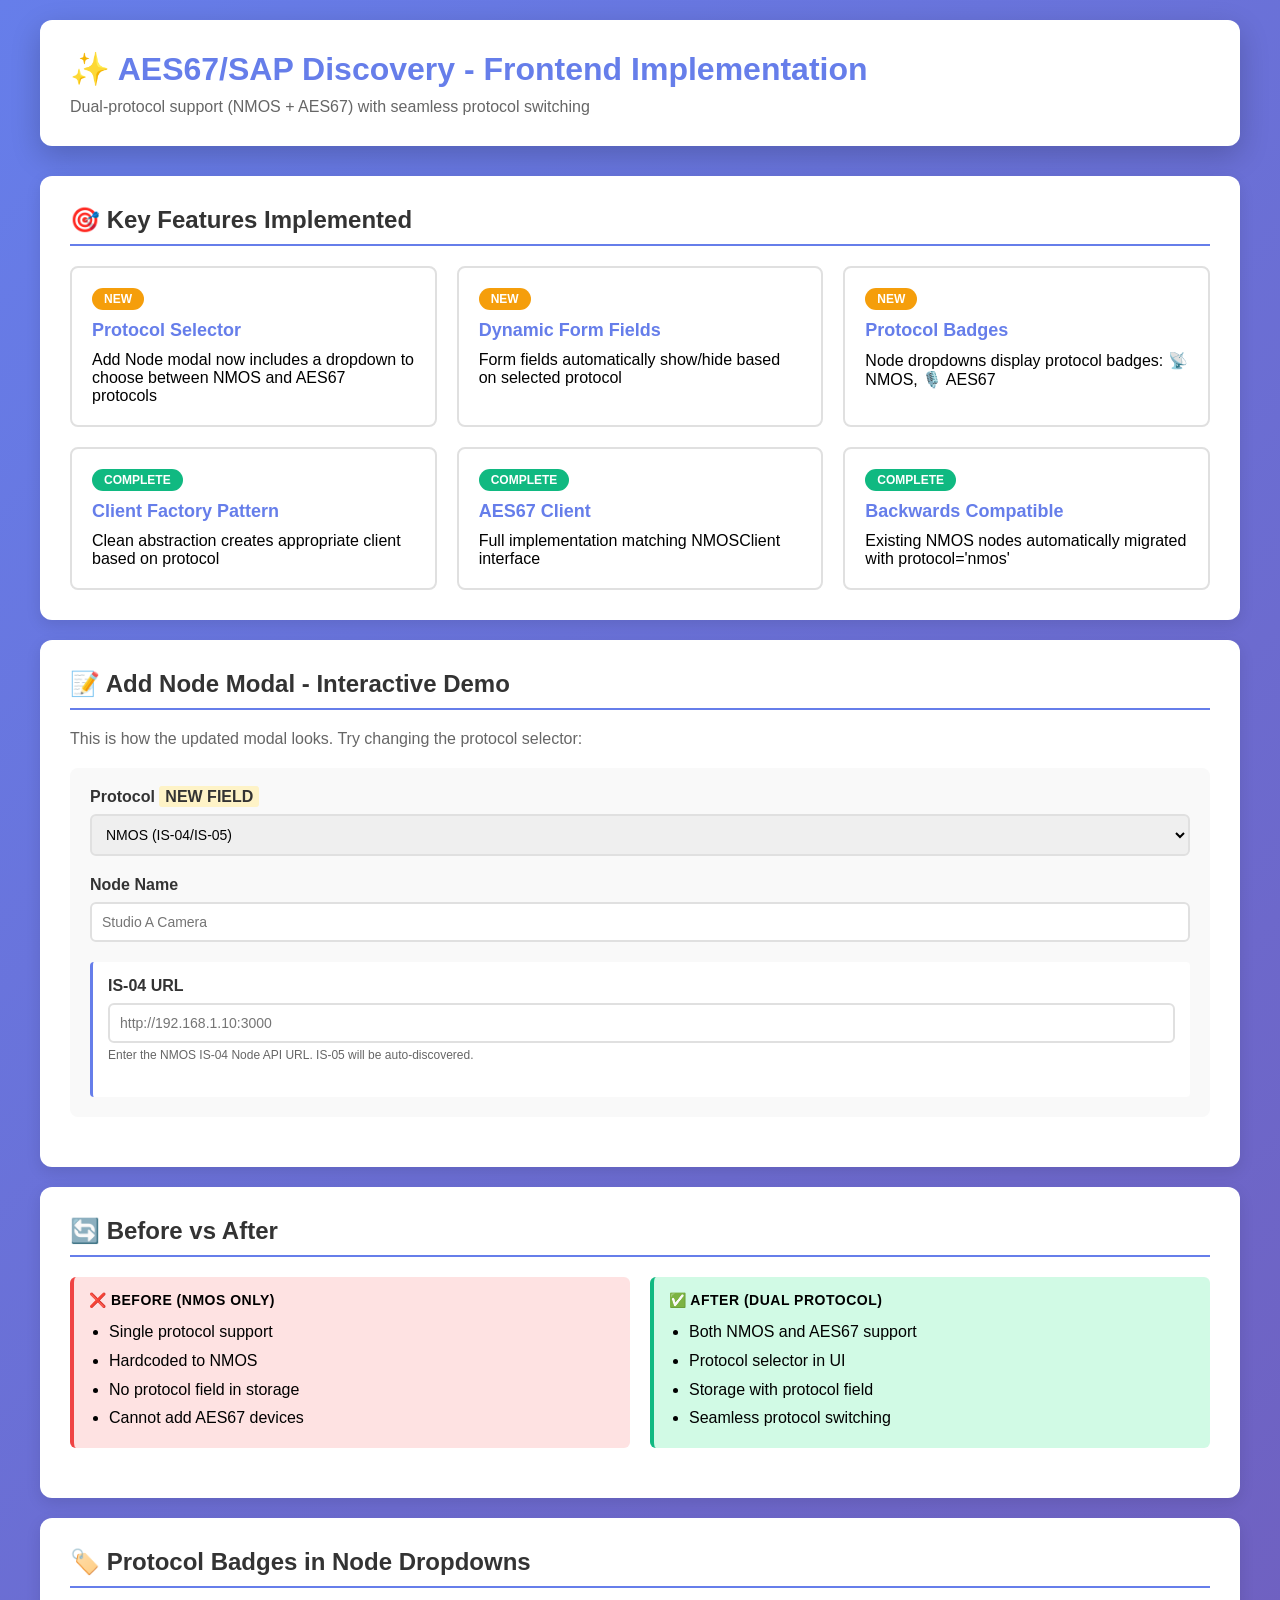
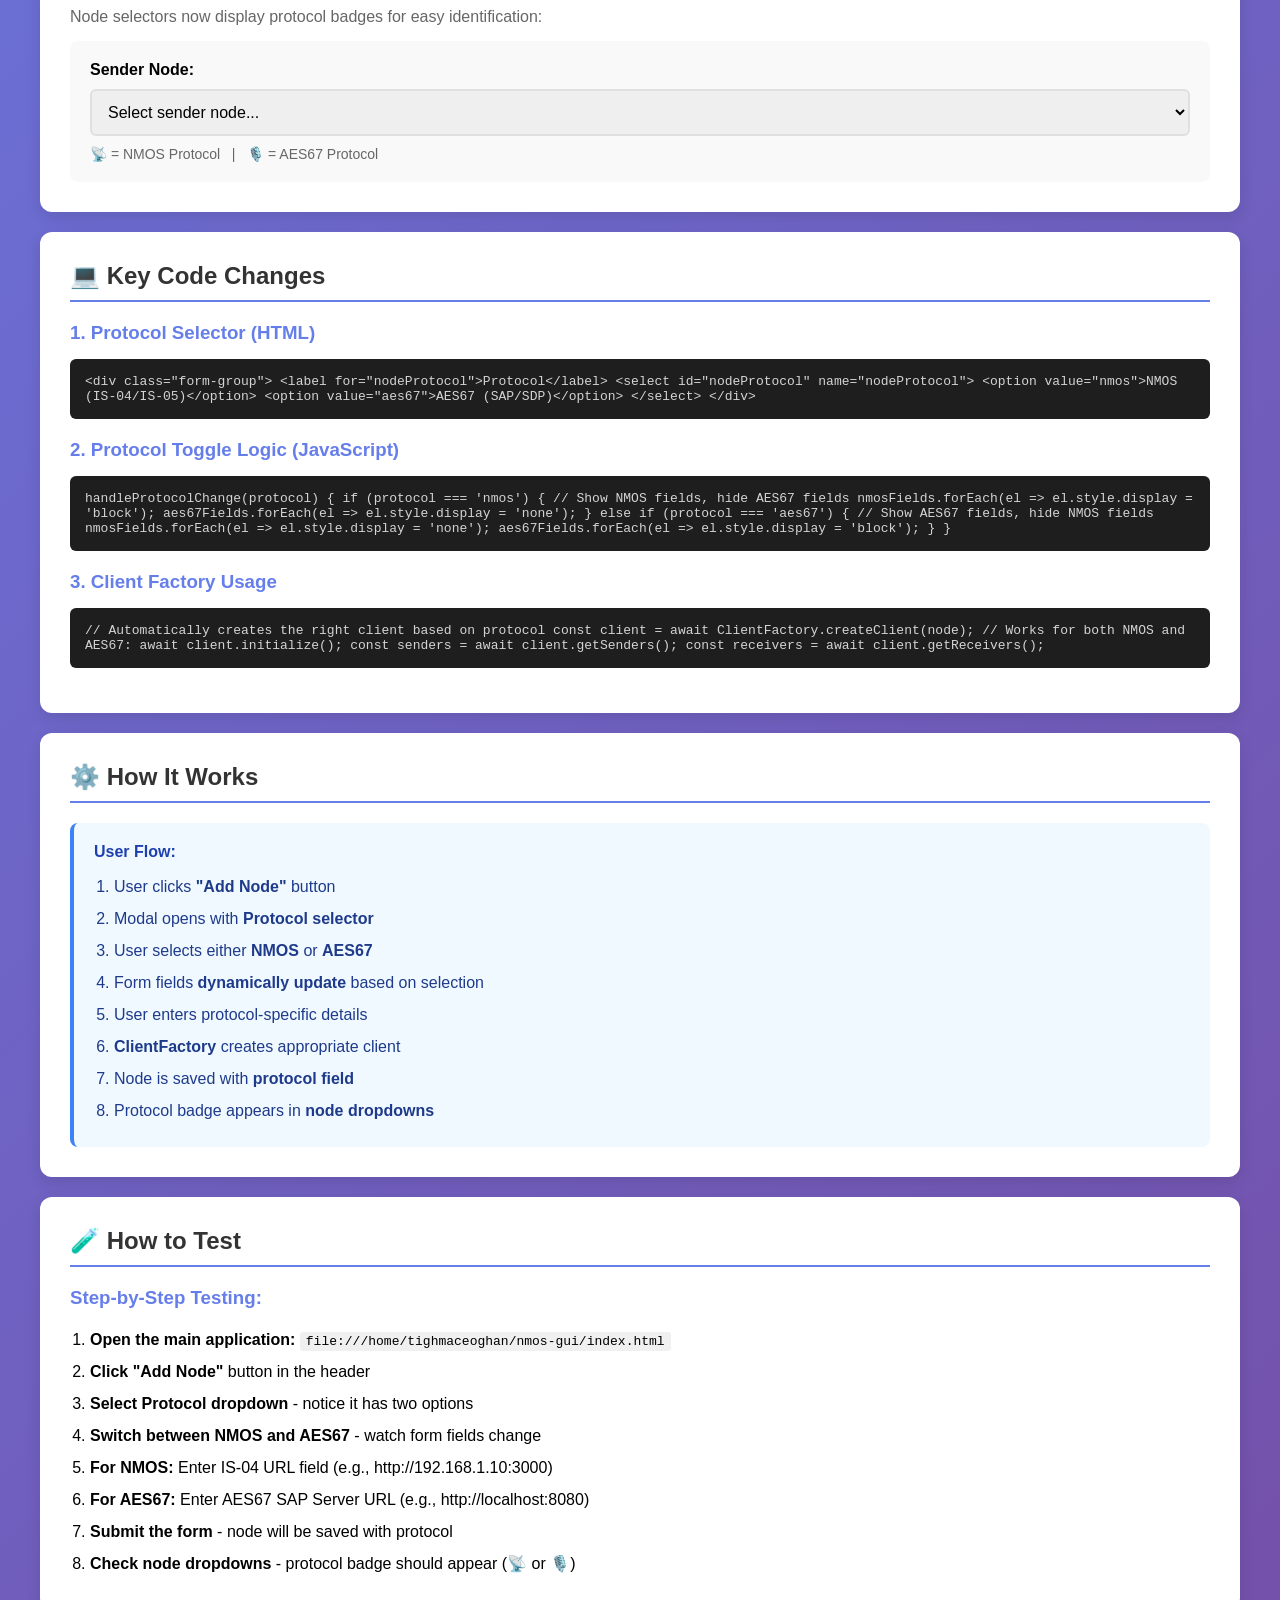
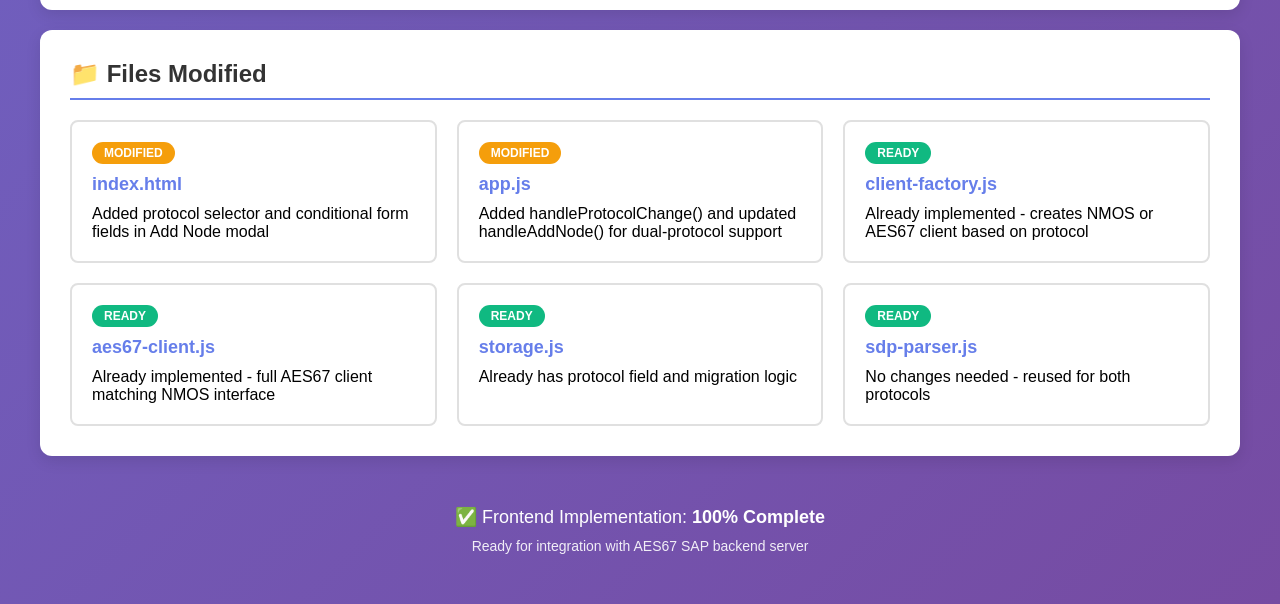
<file: FRONTEND_DEMO.html>
<!DOCTYPE html>
<html lang="en">
<head>
    <meta charset="UTF-8">
    <meta name="viewport" content="width=device-width, initial-scale=1.0">
    <title>Frontend Changes Demo - AES67/NMOS Protocol Selector</title>
    <style>
        * { margin: 0; padding: 0; box-sizing: border-box; }
        body {
            font-family: -apple-system, BlinkMacSystemFont, 'Segoe UI', Roboto, 'Helvetica Neue', Arial, sans-serif;
            background: linear-gradient(135deg, #667eea 0%, #764ba2 100%);
            padding: 20px;
            min-height: 100vh;
        }
        .container {
            max-width: 1200px;
            margin: 0 auto;
        }
        .header {
            background: white;
            border-radius: 12px;
            padding: 30px;
            margin-bottom: 30px;
            box-shadow: 0 10px 30px rgba(0,0,0,0.2);
        }
        h1 {
            color: #667eea;
            margin-bottom: 10px;
            font-size: 32px;
        }
        .subtitle {
            color: #666;
            font-size: 16px;
        }
        .demo-section {
            background: white;
            border-radius: 12px;
            padding: 30px;
            margin-bottom: 20px;
            box-shadow: 0 5px 15px rgba(0,0,0,0.1);
        }
        .demo-section h2 {
            color: #333;
            margin-bottom: 20px;
            padding-bottom: 10px;
            border-bottom: 2px solid #667eea;
        }
        .feature-grid {
            display: grid;
            grid-template-columns: repeat(auto-fit, minmax(300px, 1fr));
            gap: 20px;
            margin-top: 20px;
        }
        .feature-card {
            border: 2px solid #e0e0e0;
            border-radius: 8px;
            padding: 20px;
            transition: all 0.3s ease;
        }
        .feature-card:hover {
            border-color: #667eea;
            box-shadow: 0 5px 15px rgba(102, 126, 234, 0.2);
        }
        .feature-card h3 {
            color: #667eea;
            margin-bottom: 10px;
            font-size: 18px;
        }
        .feature-card .status {
            display: inline-block;
            padding: 4px 12px;
            border-radius: 12px;
            font-size: 12px;
            font-weight: bold;
            margin-bottom: 10px;
        }
        .status.complete { background: #10b981; color: white; }
        .status.new { background: #f59e0b; color: white; }

        /* Modal Demo */
        .modal-demo {
            background: #f9f9f9;
            border-radius: 8px;
            padding: 20px;
            margin: 20px 0;
        }
        .form-group {
            margin-bottom: 20px;
        }
        .form-group label {
            display: block;
            margin-bottom: 8px;
            font-weight: 600;
            color: #333;
        }
        .form-group select,
        .form-group input {
            width: 100%;
            padding: 10px;
            border: 2px solid #e0e0e0;
            border-radius: 6px;
            font-size: 14px;
            transition: border-color 0.3s;
        }
        .form-group select:focus,
        .form-group input:focus {
            outline: none;
            border-color: #667eea;
        }
        .form-group small {
            display: block;
            margin-top: 5px;
            color: #666;
            font-size: 12px;
        }
        .nmos-fields, .aes67-fields {
            padding: 15px;
            border-left: 3px solid #667eea;
            background: white;
            border-radius: 4px;
            margin-top: 10px;
        }
        .aes67-fields {
            border-left-color: #764ba2;
        }
        .highlight {
            background: #fef3c7;
            padding: 2px 6px;
            border-radius: 3px;
            font-weight: 600;
        }
        .code-block {
            background: #1e1e1e;
            color: #d4d4d4;
            padding: 15px;
            border-radius: 6px;
            font-family: 'Courier New', monospace;
            font-size: 13px;
            overflow-x: auto;
            margin: 15px 0;
        }
        .badge {
            display: inline-block;
            padding: 4px 10px;
            border-radius: 4px;
            font-size: 14px;
            margin-right: 8px;
            margin-bottom: 8px;
        }
        .badge.nmos {
            background: #3b82f6;
            color: white;
        }
        .badge.aes67 {
            background: #8b5cf6;
            color: white;
        }
        .comparison {
            display: grid;
            grid-template-columns: 1fr 1fr;
            gap: 20px;
            margin: 20px 0;
        }
        .comparison-item {
            padding: 15px;
            border-radius: 6px;
        }
        .before {
            background: #fee2e2;
            border-left: 4px solid #ef4444;
        }
        .after {
            background: #d1fae5;
            border-left: 4px solid #10b981;
        }
        .comparison-item h4 {
            margin-bottom: 10px;
            font-size: 14px;
            text-transform: uppercase;
            letter-spacing: 0.5px;
        }
        .protocol-selector-demo {
            margin: 20px 0;
        }
    </style>
</head>
<body>
    <div class="container">
        <div class="header">
            <h1>✨ AES67/SAP Discovery - Frontend Implementation</h1>
            <p class="subtitle">Dual-protocol support (NMOS + AES67) with seamless protocol switching</p>
        </div>

        <!-- Key Features -->
        <div class="demo-section">
            <h2>🎯 Key Features Implemented</h2>
            <div class="feature-grid">
                <div class="feature-card">
                    <span class="status new">NEW</span>
                    <h3>Protocol Selector</h3>
                    <p>Add Node modal now includes a dropdown to choose between NMOS and AES67 protocols</p>
                </div>
                <div class="feature-card">
                    <span class="status new">NEW</span>
                    <h3>Dynamic Form Fields</h3>
                    <p>Form fields automatically show/hide based on selected protocol</p>
                </div>
                <div class="feature-card">
                    <span class="status new">NEW</span>
                    <h3>Protocol Badges</h3>
                    <p>Node dropdowns display protocol badges: 📡 NMOS, 🎙️ AES67</p>
                </div>
                <div class="feature-card">
                    <span class="status complete">COMPLETE</span>
                    <h3>Client Factory Pattern</h3>
                    <p>Clean abstraction creates appropriate client based on protocol</p>
                </div>
                <div class="feature-card">
                    <span class="status complete">COMPLETE</span>
                    <h3>AES67 Client</h3>
                    <p>Full implementation matching NMOSClient interface</p>
                </div>
                <div class="feature-card">
                    <span class="status complete">COMPLETE</span>
                    <h3>Backwards Compatible</h3>
                    <p>Existing NMOS nodes automatically migrated with protocol='nmos'</p>
                </div>
            </div>
        </div>

        <!-- Interactive Add Node Modal Demo -->
        <div class="demo-section">
            <h2>📝 Add Node Modal - Interactive Demo</h2>
            <p style="margin-bottom: 20px; color: #666;">This is how the updated modal looks. Try changing the protocol selector:</p>

            <div class="modal-demo">
                <div class="form-group">
                    <label for="demoProtocol">Protocol <span class="highlight">NEW FIELD</span></label>
                    <select id="demoProtocol" onchange="toggleFields(this.value)">
                        <option value="nmos">NMOS (IS-04/IS-05)</option>
                        <option value="aes67">AES67 (SAP/SDP)</option>
                    </select>
                </div>

                <div class="form-group">
                    <label for="demoName">Node Name</label>
                    <input type="text" id="demoName" placeholder="Studio A Camera" />
                </div>

                <!-- NMOS Fields -->
                <div id="nmosFields" class="nmos-fields">
                    <div class="form-group">
                        <label for="demoIs04">IS-04 URL</label>
                        <input type="url" id="demoIs04" placeholder="http://192.168.1.10:3000" />
                        <small>Enter the NMOS IS-04 Node API URL. IS-05 will be auto-discovered.</small>
                    </div>
                </div>

                <!-- AES67 Fields -->
                <div id="aes67Fields" class="aes67-fields" style="display: none;">
                    <div class="form-group">
                        <label for="demoAes67">AES67 SAP Server URL <span class="highlight">NEW FIELD</span></label>
                        <input type="url" id="demoAes67" placeholder="http://localhost:8080" />
                        <small>Enter the AES67 SAP discovery server URL (Go backend).</small>
                    </div>
                </div>
            </div>
        </div>

        <!-- Before/After Comparison -->
        <div class="demo-section">
            <h2>🔄 Before vs After</h2>
            <div class="comparison">
                <div class="comparison-item before">
                    <h4>❌ Before (NMOS Only)</h4>
                    <ul style="margin-left: 20px; line-height: 1.8;">
                        <li>Single protocol support</li>
                        <li>Hardcoded to NMOS</li>
                        <li>No protocol field in storage</li>
                        <li>Cannot add AES67 devices</li>
                    </ul>
                </div>
                <div class="comparison-item after">
                    <h4>✅ After (Dual Protocol)</h4>
                    <ul style="margin-left: 20px; line-height: 1.8;">
                        <li>Both NMOS and AES67 support</li>
                        <li>Protocol selector in UI</li>
                        <li>Storage with protocol field</li>
                        <li>Seamless protocol switching</li>
                    </ul>
                </div>
            </div>
        </div>

        <!-- Protocol Badges Demo -->
        <div class="demo-section">
            <h2>🏷️ Protocol Badges in Node Dropdowns</h2>
            <p style="margin-bottom: 15px; color: #666;">Node selectors now display protocol badges for easy identification:</p>
            <div style="background: #f9f9f9; padding: 20px; border-radius: 8px;">
                <label style="display: block; margin-bottom: 10px; font-weight: 600;">Sender Node:</label>
                <select style="width: 100%; padding: 12px; font-size: 16px; border-radius: 6px; border: 2px solid #e0e0e0;">
                    <option value="">Select sender node...</option>
                    <option value="1">📡 Studio Camera A (http://192.168.1.10:3000)</option>
                    <option value="2">📡 Audio Console (http://192.168.1.20:3000)</option>
                    <option value="3">🎙️ Calrec Apollo Network (http://localhost:8080)</option>
                    <option value="4">🎙️ AES67 Audio Streams (http://192.168.1.50:8080)</option>
                </select>
                <p style="margin-top: 10px; color: #666; font-size: 14px;">
                    📡 = NMOS Protocol &nbsp;&nbsp;|&nbsp;&nbsp; 🎙️ = AES67 Protocol
                </p>
            </div>
        </div>

        <!-- Code Changes -->
        <div class="demo-section">
            <h2>💻 Key Code Changes</h2>

            <h3 style="margin-top: 20px; color: #667eea;">1. Protocol Selector (HTML)</h3>
            <div class="code-block">
&lt;div class="form-group"&gt;
    &lt;label for="nodeProtocol"&gt;Protocol&lt;/label&gt;
    &lt;select id="nodeProtocol" name="nodeProtocol"&gt;
        &lt;option value="nmos"&gt;NMOS (IS-04/IS-05)&lt;/option&gt;
        &lt;option value="aes67"&gt;AES67 (SAP/SDP)&lt;/option&gt;
    &lt;/select&gt;
&lt;/div&gt;
            </div>

            <h3 style="margin-top: 20px; color: #667eea;">2. Protocol Toggle Logic (JavaScript)</h3>
            <div class="code-block">
handleProtocolChange(protocol) {
    if (protocol === 'nmos') {
        // Show NMOS fields, hide AES67 fields
        nmosFields.forEach(el => el.style.display = 'block');
        aes67Fields.forEach(el => el.style.display = 'none');
    } else if (protocol === 'aes67') {
        // Show AES67 fields, hide NMOS fields
        nmosFields.forEach(el => el.style.display = 'none');
        aes67Fields.forEach(el => el.style.display = 'block');
    }
}
            </div>

            <h3 style="margin-top: 20px; color: #667eea;">3. Client Factory Usage</h3>
            <div class="code-block">
// Automatically creates the right client based on protocol
const client = await ClientFactory.createClient(node);

// Works for both NMOS and AES67:
await client.initialize();
const senders = await client.getSenders();
const receivers = await client.getReceivers();
            </div>
        </div>

        <!-- How It Works -->
        <div class="demo-section">
            <h2>⚙️ How It Works</h2>
            <div style="background: #f0f9ff; padding: 20px; border-radius: 8px; border-left: 4px solid #3b82f6;">
                <h4 style="color: #1e40af; margin-bottom: 10px;">User Flow:</h4>
                <ol style="margin-left: 20px; line-height: 2; color: #1e3a8a;">
                    <li>User clicks <strong>"Add Node"</strong> button</li>
                    <li>Modal opens with <strong>Protocol selector</strong></li>
                    <li>User selects either <strong>NMOS</strong> or <strong>AES67</strong></li>
                    <li>Form fields <strong>dynamically update</strong> based on selection</li>
                    <li>User enters protocol-specific details</li>
                    <li><strong>ClientFactory</strong> creates appropriate client</li>
                    <li>Node is saved with <strong>protocol field</strong></li>
                    <li>Protocol badge appears in <strong>node dropdowns</strong></li>
                </ol>
            </div>
        </div>

        <!-- Testing Guide -->
        <div class="demo-section">
            <h2>🧪 How to Test</h2>
            <div class="feature-grid">
                <div style="grid-column: span 2;">
                    <h3 style="color: #667eea; margin-bottom: 15px;">Step-by-Step Testing:</h3>
                    <ol style="margin-left: 20px; line-height: 2;">
                        <li><strong>Open the main application:</strong> <code style="background: #f0f0f0; padding: 2px 6px; border-radius: 3px;">file:///home/tighmaceoghan/nmos-gui/index.html</code></li>
                        <li><strong>Click "Add Node"</strong> button in the header</li>
                        <li><strong>Select Protocol dropdown</strong> - notice it has two options</li>
                        <li><strong>Switch between NMOS and AES67</strong> - watch form fields change</li>
                        <li><strong>For NMOS:</strong> Enter IS-04 URL field (e.g., http://192.168.1.10:3000)</li>
                        <li><strong>For AES67:</strong> Enter AES67 SAP Server URL (e.g., http://localhost:8080)</li>
                        <li><strong>Submit the form</strong> - node will be saved with protocol</li>
                        <li><strong>Check node dropdowns</strong> - protocol badge should appear (📡 or 🎙️)</li>
                    </ol>
                </div>
            </div>
        </div>

        <!-- Files Modified -->
        <div class="demo-section">
            <h2>📁 Files Modified</h2>
            <div class="feature-grid">
                <div class="feature-card">
                    <span class="status new">MODIFIED</span>
                    <h3>index.html</h3>
                    <p>Added protocol selector and conditional form fields in Add Node modal</p>
                </div>
                <div class="feature-card">
                    <span class="status new">MODIFIED</span>
                    <h3>app.js</h3>
                    <p>Added handleProtocolChange() and updated handleAddNode() for dual-protocol support</p>
                </div>
                <div class="feature-card">
                    <span class="status complete">READY</span>
                    <h3>client-factory.js</h3>
                    <p>Already implemented - creates NMOS or AES67 client based on protocol</p>
                </div>
                <div class="feature-card">
                    <span class="status complete">READY</span>
                    <h3>aes67-client.js</h3>
                    <p>Already implemented - full AES67 client matching NMOS interface</p>
                </div>
                <div class="feature-card">
                    <span class="status complete">READY</span>
                    <h3>storage.js</h3>
                    <p>Already has protocol field and migration logic</p>
                </div>
                <div class="feature-card">
                    <span class="status complete">READY</span>
                    <h3>sdp-parser.js</h3>
                    <p>No changes needed - reused for both protocols</p>
                </div>
            </div>
        </div>

        <!-- Footer -->
        <div style="text-align: center; padding: 30px; color: white;">
            <p style="font-size: 18px; margin-bottom: 10px;">✅ Frontend Implementation: <strong>100% Complete</strong></p>
            <p style="font-size: 14px; opacity: 0.9;">Ready for integration with AES67 SAP backend server</p>
        </div>
    </div>

    <script>
        function toggleFields(protocol) {
            const nmosFields = document.getElementById('nmosFields');
            const aes67Fields = document.getElementById('aes67Fields');

            if (protocol === 'nmos') {
                nmosFields.style.display = 'block';
                aes67Fields.style.display = 'none';
            } else if (protocol === 'aes67') {
                nmosFields.style.display = 'none';
                aes67Fields.style.display = 'block';
            }
        }
    </script>
</body>
</html>
</file>
